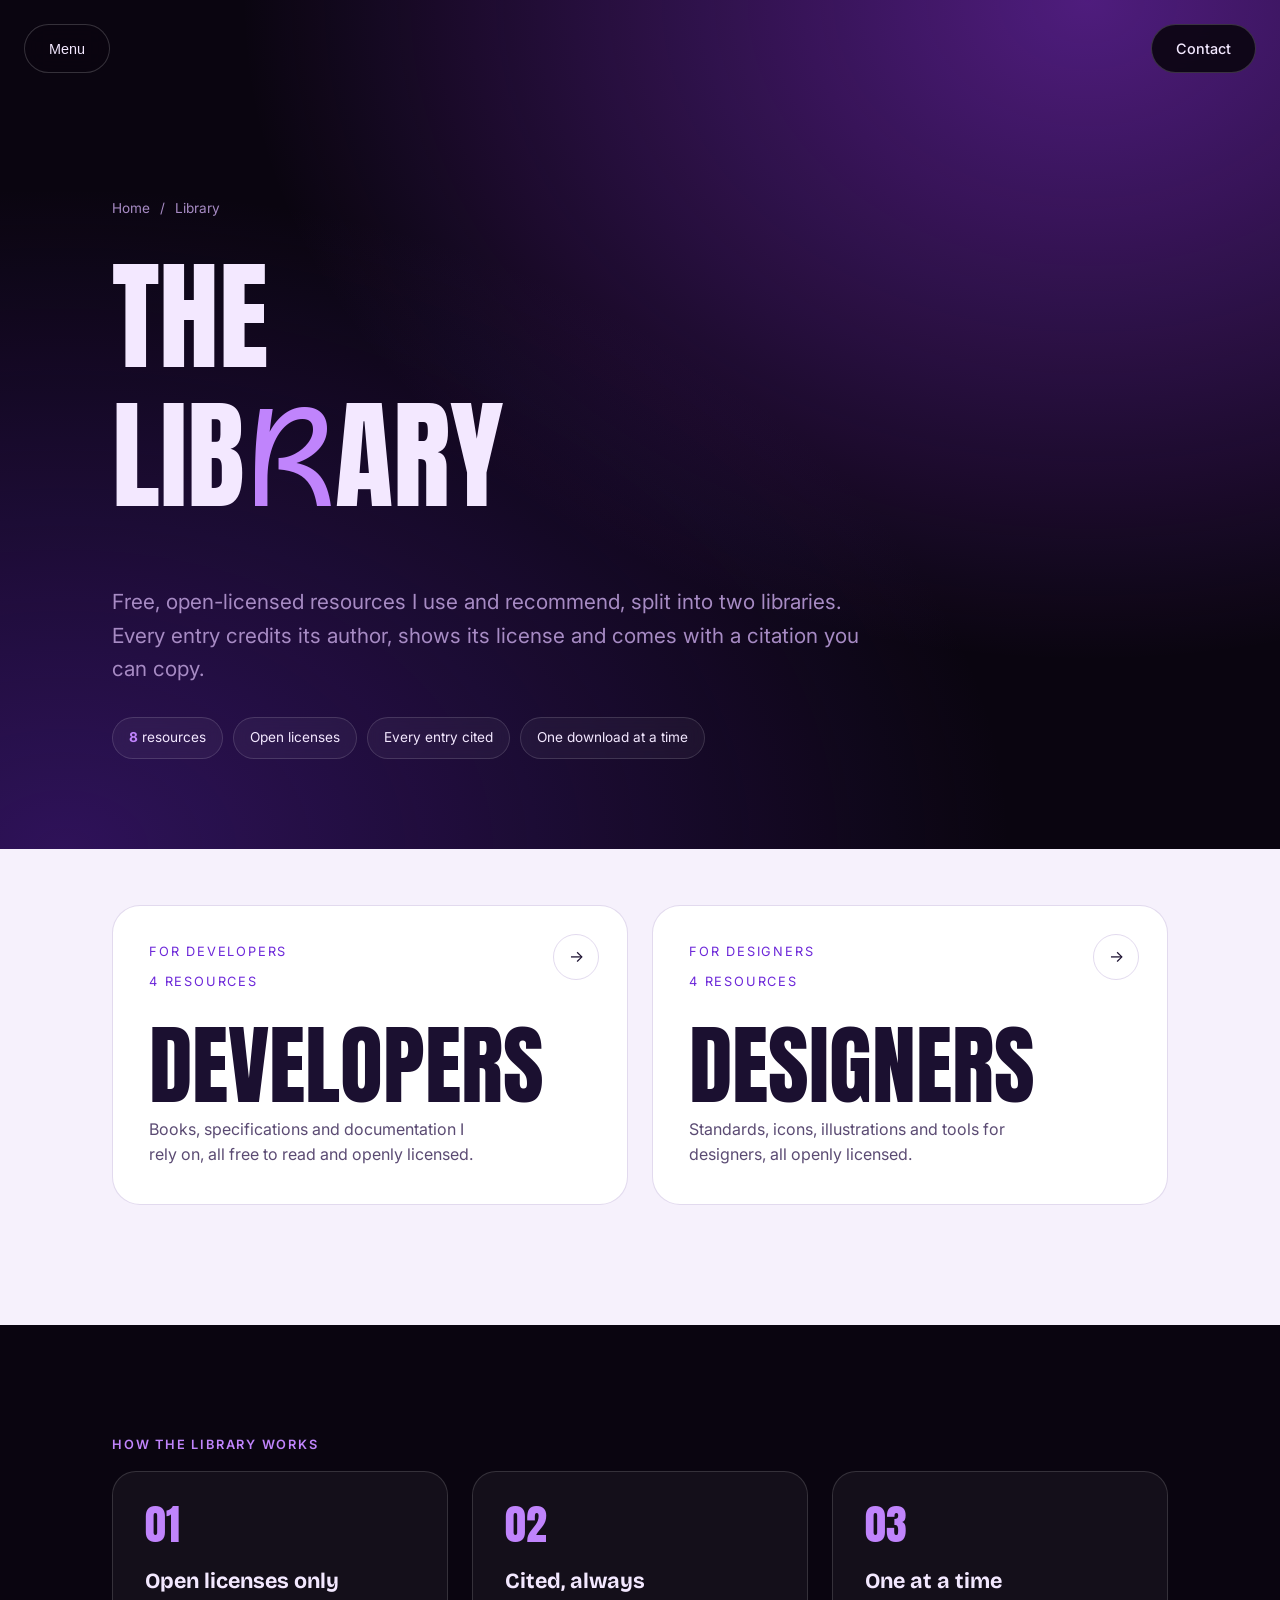
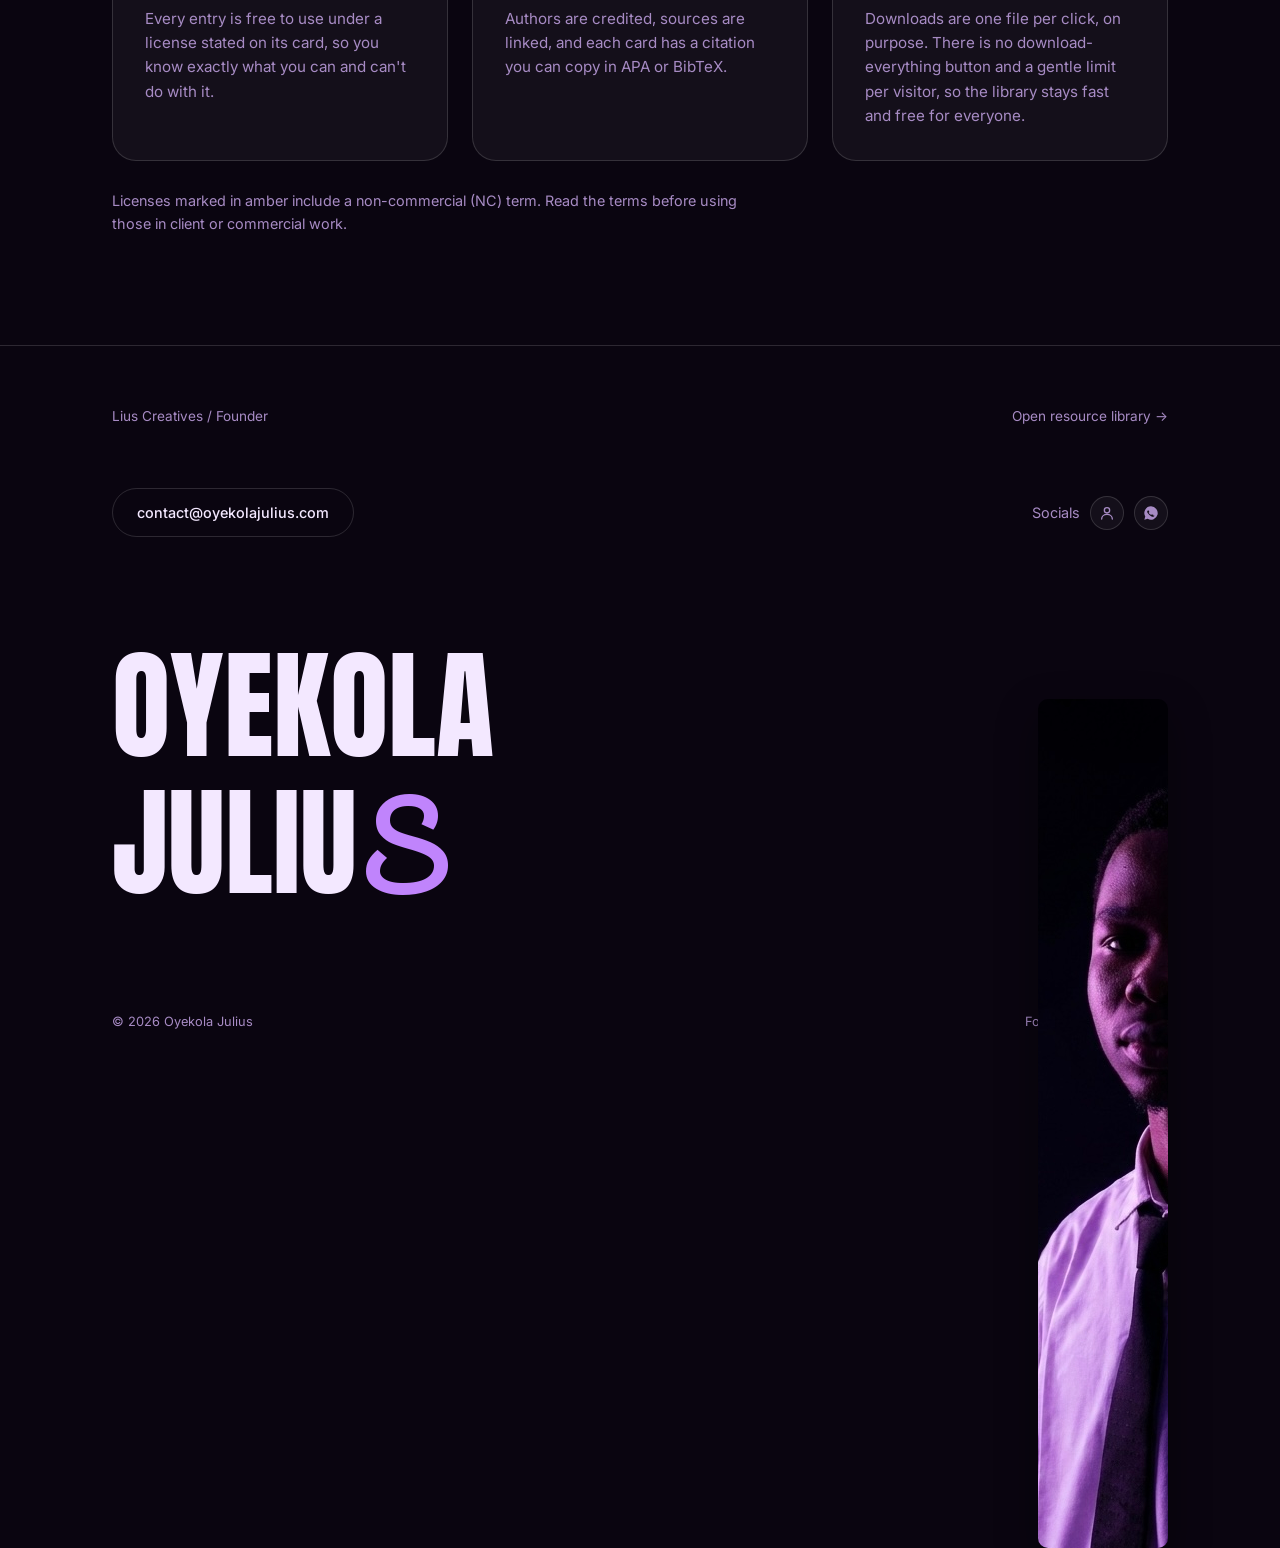
<file: library/index.html>
<!DOCTYPE html>
<html lang="en">
<head>
<meta charset="UTF-8">
<meta name="viewport" content="width=device-width, initial-scale=1.0">
<title>Library: free open-licensed resources | Oyekola Julius</title>
<meta name="description" content="Two curated libraries of free, open-licensed resources, one for developers and one for designers. Every entry is credited, licensed and ready to cite.">
<link rel="canonical" href="https://oyekolajulius.vercel.app/library/">
<meta name="theme-color" content="#0A0510">
<meta name="robots" content="index, follow, max-image-preview:large">

<meta property="og:site_name" content="Oyekola Julius">
<meta property="og:title" content="Library: free open-licensed resources | Oyekola Julius">
<meta property="og:description" content="Two curated libraries of free, open-licensed resources, one for developers and one for designers. Every entry is credited, licensed and ready to cite.">
<meta property="og:type" content="website">
<meta property="og:url" content="https://oyekolajulius.vercel.app/library/">
<meta property="og:image" content="https://oyekolajulius.vercel.app/headshot.jpg">
<meta property="og:image:width" content="726">
<meta property="og:image:height" content="726">
<meta property="og:locale" content="en_NG">
<meta name="twitter:card" content="summary">
<meta name="twitter:title" content="Library: free open-licensed resources | Oyekola Julius">
<meta name="twitter:description" content="Two curated libraries of free, open-licensed resources, one for developers and one for designers. Every entry is credited, licensed and ready to cite.">
<meta name="twitter:image" content="https://oyekolajulius.vercel.app/headshot.jpg">

<script type="application/ld+json">
{
  "@context": "https://schema.org",
  "@graph": [
    {
      "@type": "CollectionPage",
      "@id": "https://oyekolajulius.vercel.app/library/#page",
      "url": "https://oyekolajulius.vercel.app/library/",
      "name": "Library",
      "description": "Two curated libraries of free, open-licensed resources, one for developers and one for designers. Every entry is credited, licensed and ready to cite.",
      "inLanguage": "en",
      "isPartOf": {
        "@id": "https://oyekolajulius.vercel.app/#website"
      },
      "author": {
        "@type": "Person",
        "@id": "https://oyekolajulius.vercel.app/#person",
        "name": "Oyekola Julius",
        "url": "https://oyekolajulius.vercel.app/"
      },
      "hasPart": [
        {
          "@type": "CollectionPage",
          "name": "Developers Library",
          "url": "https://oyekolajulius.vercel.app/library/developers/"
        },
        {
          "@type": "CollectionPage",
          "name": "Designers Library",
          "url": "https://oyekolajulius.vercel.app/library/designers/"
        }
      ]
    },
    {
      "@type": "BreadcrumbList",
      "itemListElement": [
        {
          "@type": "ListItem",
          "position": 1,
          "name": "Home",
          "item": "https://oyekolajulius.vercel.app/"
        },
        {
          "@type": "ListItem",
          "position": 2,
          "name": "Library",
          "item": "https://oyekolajulius.vercel.app/library/"
        }
      ]
    }
  ]
}
</script>

<script>document.documentElement.classList.add('js')</script>
<link rel="icon" type="image/svg+xml" href="/favicon.svg">
<link rel="preconnect" href="https://fonts.googleapis.com">
<link rel="preconnect" href="https://fonts.gstatic.com" crossorigin>
<link href="https://fonts.googleapis.com/css2?family=Inter:wght@400;500;600;700;800&family=Bricolage+Grotesque:opsz,wght@12..96,400..800&family=Anton&display=swap" rel="stylesheet">
<link rel="stylesheet" href="/styles.css">
<link rel="stylesheet" href="/library.css">
</head>
<body>


<header class="nav-wrap">
  <button class="pill-btn menu-btn" id="menuBtn" aria-expanded="false" aria-controls="menuOverlay">Menu</button>
  <a href="#contact" class="pill-btn contact-btn">Contact</a>
</header>

<div class="menu-overlay" id="menuOverlay">
  <nav class="menu-links" aria-label="Main">
    <a href="/#top">Home</a>
    <a href="/#bio">Bio</a>
    <a href="/#journey">Journey</a>
    <a href="/#lius">Lius Creatives</a>
    <a href="/library/">Library</a>
    <a href="/#voice">Voice</a>
    <a href="#contact">Contact</a>
  </nav>
</div>

<main>

  <section class="lib-hero tone-dark">
    <div class="section-inner">
      <nav class="crumbs" aria-label="Breadcrumb"><a href="/">Home</a><span aria-hidden="true">/</span><span aria-current="page">Library</span></nav>
      <h1 class="jr-heading lib-title wipe-heading" aria-label="The library">
        <span class="line-mask"><span class="line-inner">THE</span></span>
        <span class="line-mask"><span class="line-inner">LIB<span class="swash-letter">R</span>ARY</span></span>
      </h1>
      <p class="lib-lead">Free, open-licensed resources I use and recommend, split into two libraries. Every entry credits its author, shows its license and comes with a citation you can copy.</p>
      <ul class="lib-pills">
        <li class="lib-pill"><strong>8</strong> resources</li>
        <li class="lib-pill">Open licenses</li>
        <li class="lib-pill">Every entry cited</li>
        <li class="lib-pill">One download at a time</li>
      </ul>
    </div>
  </section>

  <section class="lib-main tone-light">
    <div class="section-inner">
      <h2 class="sr-only">Choose a library</h2>
      <div class="lib-teaser-grid">
        <a class="lib-tile reveal" href="/library/developers/">
          <span class="lib-tile-kind">For developers</span>
          <span class="lib-tile-count">4 resources</span>
          <span class="lib-tile-title">DEVELOPERS</span>
          <span class="lib-tile-copy">Books, specifications and documentation I rely on, all free to read and openly licensed.</span>
          <span class="lib-tile-go" aria-hidden="true">→</span>
        </a>
        <a class="lib-tile reveal" href="/library/designers/">
          <span class="lib-tile-kind">For designers</span>
          <span class="lib-tile-count">4 resources</span>
          <span class="lib-tile-title">DESIGNERS</span>
          <span class="lib-tile-copy">Standards, icons, illustrations and tools for designers, all openly licensed.</span>
          <span class="lib-tile-go" aria-hidden="true">→</span>
        </a>
      </div>
    </div>
  </section>

  <section class="lib-principles tone-dark">
    <div class="section-inner">
      <p class="eyebrow">How the library works</p>
      <div class="principles">
        <div class="principle"><span class="principle-num">01</span><h3>Open licenses only</h3><p>Every entry is free to use under a license stated on its card, so you know exactly what you can and can't do with it.</p></div>
        <div class="principle"><span class="principle-num">02</span><h3>Cited, always</h3><p>Authors are credited, sources are linked, and each card has a citation you can copy in APA or BibTeX.</p></div>
        <div class="principle"><span class="principle-num">03</span><h3>One at a time</h3><p>Downloads are one file per click, on purpose. There is no download-everything button and a gentle limit per visitor, so the library stays fast and free for everyone.</p></div>
      </div>
      <p class="lib-nc-note">Licenses marked in amber include a non-commercial (NC) term. Read the terms before using those in client or commercial work.</p>
    </div>
  </section>
</main>


<footer class="site-footer tone-dark" id="contact">
  <div class="section-inner footer-top">
    <span class="footer-credit">Lius Creatives / Founder</span>
    <a class="footer-credit footer-credit-right footer-link" href="/library/">Open resource library →</a>
  </div>

  <div class="section-inner footer-contact">
    <a href="/#" class="pill-outline email-pill" id="emailPill">contact@oyekolajulius.com</a>
    <div class="footer-socials">
      <span>Socials</span>
      <!-- Add your real profile URLs, then delete the "hidden" attribute on each one to show it. -->
      <a href="https://about.me/oyekolajulius" class="social-circle" aria-label="About.me" rel="me noopener" target="_blank"><svg viewBox="0 0 24 24" fill="none" stroke="currentColor" stroke-width="2" stroke-linecap="round"><circle cx="12" cy="8" r="4"/><path d="M4 21c0-4 3.6-7 8-7s8 3 8 7"/></svg></a>
      <a href="https://linkedin.com/in/YOUR-HANDLE" class="social-circle" aria-label="LinkedIn" rel="me noopener" target="_blank" hidden><svg viewBox="0 0 24 24" fill="currentColor"><path d="M4.98 3.5a2.5 2.5 0 1 1 0 5 2.5 2.5 0 0 1 0-5zM3 9h4v12H3V9zm7 0h3.8v1.7h.05c.53-1 1.83-2.05 3.77-2.05 4.03 0 4.78 2.65 4.78 6.1V21h-4v-5.6c0-1.34-.02-3.07-1.87-3.07-1.87 0-2.16 1.46-2.16 2.97V21h-4V9z"/></svg></a>
      <a href="https://instagram.com/YOUR-HANDLE" class="social-circle" aria-label="Instagram" rel="me noopener" target="_blank" hidden><svg viewBox="0 0 24 24" fill="none" stroke="currentColor" stroke-width="2"><rect x="2" y="2" width="20" height="20" rx="5"/><circle cx="12" cy="12" r="4"/><circle cx="17.5" cy="6.5" r="1" fill="currentColor" stroke="none"/></svg></a>
      <a href="https://x.com/YOUR-HANDLE" class="social-circle" aria-label="X / Twitter" rel="me noopener" target="_blank" hidden><svg viewBox="0 0 24 24" fill="currentColor"><path d="M18.9 2H22l-7.6 8.7L23.3 22h-7.1l-5.5-7.2L4.4 22H1.3l8.1-9.3L1 2h7.3l5 6.6L18.9 2zm-1.2 18h1.7L7.4 4H5.6l12.1 16z"/></svg></a>
      <a href="https://github.com/YOUR-HANDLE" class="social-circle" aria-label="GitHub" rel="me noopener" target="_blank" hidden><svg viewBox="0 0 24 24" fill="currentColor"><path d="M12 2a10 10 0 0 0-3.16 19.5c.5.09.68-.22.68-.48v-1.7c-2.78.6-3.37-1.34-3.37-1.34-.46-1.16-1.11-1.47-1.11-1.47-.9-.62.07-.6.07-.6 1 .07 1.53 1.03 1.53 1.03.9 1.53 2.34 1.09 2.91.83.09-.65.35-1.09.63-1.34-2.22-.25-4.56-1.11-4.56-4.95 0-1.1.39-1.99 1.03-2.69-.1-.26-.45-1.29.1-2.69 0 0 .84-.27 2.75 1.02a9.4 9.4 0 0 1 5 0c1.91-1.3 2.75-1.02 2.75-1.02.55 1.4.2 2.43.1 2.69.64.7 1.03 1.6 1.03 2.69 0 3.85-2.34 4.7-4.57 4.94.36.31.68.92.68 1.85v2.74c0 .27.18.58.69.48A10 10 0 0 0 12 2z"/></svg></a>
      <a href="/#" class="social-circle" id="footerWhatsapp" aria-label="WhatsApp"><svg viewBox="0 0 24 24" fill="currentColor"><path d="M12 2a10 10 0 0 0-8.6 15.1L2 22l5.06-1.33A10 10 0 1 0 12 2zm5.6 14.3c-.24.68-1.4 1.3-1.94 1.38-.5.08-1.13.11-1.83-.11a15 15 0 0 1-1.62-.6 12 12 0 0 1-4.6-4.06c-.68-.9-1.13-1.98-1.26-2.5-.13-.52-.02-1.02.24-1.4.22-.32.5-.5.72-.68.2-.16.4-.24.55-.24l.4.01c.13 0 .3-.05.47.36l.66 1.6c.06.14.1.3.02.48-.08.18-.13.29-.26.44l-.36.4c-.12.13-.25.27-.1.53.14.26.63 1.05 1.36 1.7.94.85 1.75 1.13 2 1.26.25.13.4.11.55-.06l.5-.6c.18-.22.34-.18.56-.1l1.5.7c.22.1.37.16.42.25.06.1.06.55-.18 1.24z"/></svg></a>
    </div>
  </div>

  <div class="section-inner footer-name-row">
    <h2 class="jr-heading footer-name wipe-heading" aria-label="Oyekola Julius">
      <span class="line-mask"><span class="line-inner">OYEKOLA</span></span>
      <span class="line-mask"><span class="line-inner">JULIU<span class="swash-letter">S</span></span></span>
    </h2>
    <img class="footer-thumb" src="/hero-portrait.jpeg" width="1152" height="849" alt="" loading="lazy" decoding="async">
  </div>

  <div class="section-inner footer-bottom">
    <span id="year-wrap">&copy; <span id="year"></span> Oyekola Julius</span>
    <span>Founder, Lius Creatives</span>
  </div>
</footer>

<div class="toast" id="toast" role="status" aria-live="polite"></div>
<script src="/main.js"></script>
<script src="/library.js"></script>
</body>
</html>
</file>
<file: styles.css>
/* ===================== FONTS ===================== */
@font-face {
  font-family: 'Orange Avenue';
  src: url('/OrangeAvenueDEMO-Regular.otf') format('opentype');
  font-weight: 400;
  font-style: normal;
  font-display: swap;
}

@font-face {
  font-family: 'Transforma Script';
  src: url('/TransformaScript-Medium.ttf') format('truetype');
  font-weight: 500;
  font-style: normal;
  font-display: swap;
}

/* ===================== TOKENS (dark is the default) ===================== */
:root {
  --bg: #0A0510;
  --bg-elevated: #120A1C;
  --surface-glass: rgba(255,255,255,0.045);
  --border-glass: rgba(255,255,255,0.14);
  --accent: #9333EA;
  --accent-soft: #C084FC;
  --accent-deep: #4C1D95;
  --text: #F3E8FF;
  --text-muted: #A78BC4;
  --radius-pill: 999px;
  --radius-card: 24px;
  --font-display: 'Orange Avenue', 'Georgia', serif;
  --font-heading: 'Anton', 'Georgia', sans-serif;
  --font-hero: 'Anton', 'Georgia', sans-serif;
  --font-script: 'Transforma Script', cursive;
  --font-swash: 'Bricolage Grotesque', 'Georgia', sans-serif;
  --font-body: 'Inter', -apple-system, BlinkMacSystemFont, sans-serif;
  --ease: cubic-bezier(0.16, 1, 0.3, 1);
}

/* ===================== TONES: every section picks one ===================== */
.tone-dark,
.tone-light,
.tone-purple { background: var(--bg); color: var(--text); }

.tone-light {
  --bg: #F6F1FC;
  --bg-elevated: #ECE3F8;
  --surface-glass: rgba(255,255,255,0.72);
  --border-glass: rgba(76,29,149,0.16);
  --accent: #7C3AED;
  --accent-soft: #6D28D9;
  --accent-deep: #4C1D95;
  --text: #1B1030;
  --text-muted: #5B4B73;
}

/* ===================== RESET ===================== */
* { margin: 0; padding: 0; box-sizing: border-box; }
html { scroll-behavior: smooth; }
[hidden] { display: none !important; }

body {
  background: var(--bg);
  color: var(--text);
  font-family: var(--font-body);
  line-height: 1.6;
  -webkit-font-smoothing: antialiased;
  overflow-x: hidden;
}

@media (prefers-reduced-motion: reduce) {
  html { scroll-behavior: auto; }
  * { animation-duration: 0.01ms !important; transition-duration: 0.01ms !important; }
}

a { color: inherit; text-decoration: none; }
ul { list-style: none; }
img { max-width: 100%; display: block; }
:focus-visible { outline: 2px solid var(--accent-soft); outline-offset: 3px; }

.section-inner { max-width: 1120px; margin: 0 auto; padding: 0 32px; }

.eyebrow {
  font-size: 0.8rem;
  font-weight: 600;
  letter-spacing: 0.14em;
  text-transform: uppercase;
  color: var(--accent-soft);
  margin-bottom: 16px;
}

/* Bold tall condensed headline (Anton) */
.jr-heading {
  font-family: var(--font-heading);
  font-weight: 400;
  text-transform: uppercase;
  line-height: 0.9;
  letter-spacing: 0;
  color: var(--text);
}

/* Masked line-reveal wipe effect (only hidden when JS is running) */
.wipe-heading { display: block; }
.line-mask {
  display: block;
  overflow: hidden;
  padding: 0.12em 0 0.1em;
}
.line-mask:not(:last-child) { margin-bottom: 0.04em; }
.line-inner {
  display: block;
  transition: transform 2s var(--ease);
}
.js .line-inner { transform: translateY(105%); }
.js .wipe-heading.lines-visible .line-mask:nth-child(1) .line-inner { transition-delay: 0s; }
.js .wipe-heading.lines-visible .line-mask:nth-child(2) .line-inner { transition-delay: 0.2s; }
.js .wipe-heading.lines-visible .line-inner { transform: translateY(0); }

/* Hero heading gets a slower, longer wipe */
.hero-name .line-inner { transition-duration: 4s; }
.js .hero-name.lines-visible .line-mask:nth-child(2) .line-inner { transition-delay: 0.4s; }

@media (prefers-reduced-motion: reduce) {
  .js .line-inner { transform: none; transition: none; }
}

/* Swash accent headline (Bricolage Grotesque) */
.swash-heading {
  font-family: var(--font-swash);
  font-weight: 700;
  font-size: clamp(2.6rem, 7vw, 4.6rem);
  line-height: 1.02;
  letter-spacing: -0.01em;
  color: var(--text);
  margin-bottom: 48px;
}
.swash-heading em { font-style: italic; color: var(--accent-soft); }

/* Swash script letter (Transforma Script), mixed inline within tall headings */
.swash-letter {
  font-family: var(--font-script);
  font-weight: 500;
  text-transform: none;
  font-size: 1.15em;
  display: inline-block;
  line-height: 0.7;
  vertical-align: -0.12em;
  transform: translateY(-0.12em);
  color: var(--accent-soft);
}
.hero-name .swash-letter { color: #fff; }

/* ===================== PILLS / BUTTONS ===================== */
.pill-btn, .pill-outline, .pill-solid {
  display: inline-flex;
  align-items: center;
  justify-content: center;
  padding: 12px 24px;
  border-radius: var(--radius-pill);
  font-weight: 500;
  font-size: 0.9rem;
  cursor: pointer;
  transition: all 0.25s var(--ease);
  border: 1px solid var(--border-glass);
  background: transparent;
  color: var(--text);
}
.pill-btn:hover, .pill-outline:hover { border-color: var(--accent-soft); color: var(--accent-soft); }

.pill-solid {
  background: linear-gradient(135deg, var(--accent), var(--accent-deep));
  color: #fff;
  border-color: transparent;
  font-weight: 600;
}
.pill-solid:hover { transform: translateY(-2px); box-shadow: 0 10px 30px rgba(147,51,234,0.4); }

/* ===================== NAV ===================== */
.nav-wrap {
  position: fixed;
  top: 24px;
  left: 24px;
  right: 24px;
  z-index: 200;
  display: flex;
  justify-content: space-between;
  pointer-events: none;
}
/* Fixed dark glass so the pills stay readable over light AND dark sections */
.nav-wrap .pill-btn {
  pointer-events: auto;
  background: rgba(10,5,16,0.9);
  color: #F3E8FF;
  border-color: rgba(255,255,255,0.18);
  backdrop-filter: blur(12px);
  -webkit-backdrop-filter: blur(12px);
}
.nav-wrap .pill-btn:hover { color: #C084FC; border-color: #C084FC; }

.menu-overlay {
  position: fixed;
  inset: 0;
  background: #0A0510;
  color: #F3E8FF;
  z-index: 150;
  display: none;
  flex-direction: column;
  align-items: center;
  justify-content: center;
  gap: 40px;
}
.menu-overlay.open { display: flex; }
.menu-links { display: flex; flex-direction: column; align-items: center; gap: 20px; }
.menu-links a {
  font-family: var(--font-heading);
  font-size: clamp(2rem, 6vw, 3.5rem);
  text-transform: uppercase;
  transition: color 0.2s;
}
.menu-links a:hover { color: #C084FC; }

/* ===================== HERO ===================== */
.hero {
  position: relative;
  height: 100vh;
  height: 100svh;
  min-height: 600px;
  overflow: hidden;
  background: #0A0510;
}
.hero-bg {
  width: 100%;
  height: 100%;
  object-fit: cover;
  object-position: 50% 50%;
  transform: scale(1.15);
  animation: hero-zoom-out 2.4s var(--ease) forwards;
}
@keyframes hero-zoom-out {
  from { transform: scale(1.15); }
  to { transform: scale(1); }
}
@media (prefers-reduced-motion: reduce) {
  .hero-bg { animation: none; transform: scale(1); }
}
/* Desktop: the photo lives in the right ~68% of the hero so the name (left) never covers the face */
@media (min-width: 900px) {
  .hero-bg {
    position: absolute;
    top: 0;
    right: 0;
    width: 68%;
    height: 100%;
    object-position: 55% 30%;
  }
}
.hero-overlay {
  position: absolute;
  inset: 0;
  background:
    linear-gradient(to top, rgba(10,5,16,0.95) 8%, rgba(10,5,16,0.2) 55%, rgba(10,5,16,0.1) 100%);
}
@media (min-width: 900px) {
  .hero-overlay {
    background:
      linear-gradient(to right, #0A0510 0%, #0A0510 32%, rgba(10,5,16,0) 58%),
      linear-gradient(to top, rgba(10,5,16,0.8) 4%, rgba(10,5,16,0) 38%);
  }
}
.hero-content {
  position: absolute;
  bottom: 60px;
  left: 32px;
  right: 32px;
}
/* Sized by width AND height so it can never outgrow a short desktop screen or hit the nav */
.hero-name {
  font-family: var(--font-hero);
  font-weight: 400;
  text-transform: uppercase;
  font-size: clamp(3.75rem, min(22vw, calc((100vh - 250px) / 2.35)), 15rem);
  font-size: clamp(3.75rem, min(22vw, calc((100svh - 250px) / 2.35)), 15rem);
  line-height: 0.88;
  letter-spacing: 0.01em;
  color: #fff;
  width: 100%;
}
.hero-name .line-mask:not(:last-child) { margin-bottom: 0.02em; }
.hero-tag {
  margin-top: 24px;
  font-size: clamp(1.1rem, 2.4vw, 1.5rem);
  color: rgba(255,255,255,0.85);
}
@media (min-width: 900px) {
  /* keep the name to roughly the left half so it never reaches the face */
  .hero-name {
    font-size: clamp(3.75rem, min(17vw, calc((100vh - 250px) / 2.35)), 15rem);
    font-size: clamp(3.75rem, min(17vw, calc((100svh - 250px) / 2.35)), 15rem);
  }
}
@media (min-width: 1100px) {
  .hero-content { left: clamp(32px, 5vw, 80px); }
}

/* ===================== INTRO / BIO (light) ===================== */
.intro { padding: 140px 0 120px; }
.intro-grid {
  display: grid;
  grid-template-columns: minmax(0, 1.3fr) minmax(0, 0.7fr);
  gap: clamp(32px, 6vw, 88px);
  align-items: start;
}
.intro-copy { display: flex; flex-direction: column; gap: 24px; max-width: 72ch; }
.intro-copy p { color: var(--text-muted); font-size: clamp(1.05rem, 1.6vw, 1.3rem); }
.intro-copy strong, .intro-copy em { color: var(--text); font-style: normal; }

.portrait { position: sticky; top: 110px; }
.portrait img {
  width: 100%;
  aspect-ratio: 4 / 5;
  object-fit: cover;
  object-position: 50% 30%;
  border-radius: 28px;
  box-shadow: 0 30px 70px -20px rgba(76,29,149,0.35);
}
.portrait figcaption {
  display: flex;
  flex-direction: column;
  gap: 2px;
  margin-top: 16px;
  font-size: 0.9rem;
  color: var(--text-muted);
}
.portrait figcaption strong { font-family: var(--font-swash); font-size: 1.1rem; color: var(--text); }

@media (max-width: 860px) {
  .intro-grid { grid-template-columns: 1fr; }
  .portrait { position: static; max-width: 340px; }
}

.facts {
  display: grid;
  grid-template-columns: repeat(4, 1fr);
  gap: 24px;
  border-top: 1px solid var(--border-glass);
  padding-top: 40px;
  margin: 88px 0 100px;
}
.fact { display: flex; flex-direction: column; gap: 8px; }
.fact-label { font-size: 0.78rem; text-transform: uppercase; letter-spacing: 0.08em; color: var(--text-muted); }
.fact-value { font-size: 1rem; font-weight: 600; }
@media (max-width: 720px) {
  .facts { grid-template-columns: 1fr 1fr; margin: 64px 0 72px; }
}

.geo-tags { position: relative; padding-bottom: 20px; }
.geo-left, .geo-right {
  font-family: var(--font-swash);
  font-weight: 700;
  font-size: clamp(3rem, 9vw, 6rem);
  display: block;
  line-height: 1;
}
.geo-left { color: var(--text); text-align: left; }
.geo-right { color: var(--text); text-align: right; margin-top: -0.3em; }

.geo-curve {
  display: block;
  width: 100%;
  height: 90px;
  color: var(--border-glass);
  margin: 10px 0;
}

.geo-connector {
  display: flex;
  justify-content: space-between;
  align-items: center;
  flex-wrap: wrap;
  gap: 12px;
}
.geo-mid { order: 2; }
@media (max-width: 640px) {
  .geo-connector { justify-content: center; }
  .geo-mid { order: 0; flex-basis: 100%; text-align: center; }
}

/* ===================== STACK (shared) ===================== */
.stack-panel {
  position: sticky;
  top: 0;
  min-height: 100vh;
  display: flex;
  align-items: center;
}

/* ===================== JOURNEY (alternating tones) ===================== */
.jr-panel { padding: 0 32px; }
.jr-inner { max-width: 760px; }
.jr-panel.tone-purple { background: linear-gradient(160deg, #4C1D95, #0A0510); }

.jr-heading.jr-heading, .jr-panel .jr-heading {
  font-size: clamp(3.2rem, 12vw, 7.5rem);
  margin-bottom: 36px;
}

.jr-facts { display: flex; flex-direction: column; gap: 12px; margin-bottom: 44px; }
.jr-facts li {
  font-size: clamp(1rem, 1.6vw, 1.2rem);
  padding-left: 20px;
  position: relative;
  color: var(--text-muted);
}
.jr-facts li::before { content: '·'; position: absolute; left: 0; color: var(--accent-soft); font-weight: 700; font-size: 1.4rem; line-height: 0.8; }

.jr-wordmark {
  font-family: var(--font-heading);
  text-transform: uppercase;
  font-size: 1.4rem;
  color: var(--accent-soft);
  margin-bottom: 40px;
}

.jr-footer {
  display: flex;
  align-items: center;
  gap: 14px;
  padding-top: 24px;
  border-top: 1px solid var(--border-glass);
  font-size: 0.8rem;
  letter-spacing: 0.08em;
  color: var(--text-muted);
}
.jr-arrow { color: var(--accent-soft); }

/* ===================== LIUS CREATIVES (dark) ===================== */
.lius { padding: 100px 0 0; }
.lius.tone-dark { background: var(--bg-elevated); }
.lius-intro { padding-bottom: 40px; }
.lius-title { font-size: clamp(3.2rem, 12vw, 7.5rem); margin-bottom: 28px; }
.lius-lead { color: var(--text-muted); max-width: 56ch; font-size: clamp(1rem, 1.6vw, 1.2rem); }

/* Brand marquee: wordmarks by default, real logos once the files exist */
.marquee-wrap {
  overflow: hidden;
  border-top: 1px solid var(--border-glass);
  border-bottom: 1px solid var(--border-glass);
  padding: 44px 0;
  background: #0F0817;
}
.marquee-track {
  display: flex;
  width: max-content;
  animation: marquee-scroll 30s linear infinite;
}
.marquee-wrap:hover .marquee-track { animation-play-state: paused; }
.marquee-list { display: flex; align-items: center; flex-shrink: 0; }
.brand {
  display: flex;
  align-items: center;
  gap: clamp(28px, 5vw, 64px);
  padding-right: clamp(28px, 5vw, 64px);
}
.brand::after { content: '•'; color: var(--accent-soft); font-size: 1.4rem; }
.brand-name {
  font-family: var(--font-heading);
  text-transform: uppercase;
  font-size: clamp(1.8rem, 5vw, 3.6rem);
  line-height: 1;
  color: var(--text);
  white-space: nowrap;
}
.brand img {
  height: clamp(34px, 5vw, 58px);
  width: auto;
  max-width: 220px;
  object-fit: contain;
  filter: brightness(0) invert(1);
  opacity: 0.92;
}
.brand.has-logo .brand-name { display: none; }

@keyframes marquee-scroll {
  from { transform: translateX(0); }
  to { transform: translateX(-50%); }
}
@media (prefers-reduced-motion: reduce) {
  .marquee-track { animation: none; }
}

.carousel-cta-wrap {
  position: relative;
  z-index: 20;
  display: flex;
  justify-content: center;
  padding: 48px 32px;
}
.carousel-cta { display: inline-flex; align-items: center; gap: 8px; }
.cta-arrow { transition: transform 0.25s var(--ease); }
.carousel-cta:hover .cta-arrow { transform: translateX(3px); }

/* ===================== PRICING (light) ===================== */
.pricing-block { padding-top: 100px; padding-bottom: 110px; text-align: center; }
.pricing-title { margin-left: auto; margin-right: auto; }

.pricing-grid {
  display: grid;
  grid-template-columns: repeat(3, 1fr);
  gap: 24px;
  text-align: left;
  margin-top: 48px;
}
.price-card {
  border-radius: var(--radius-card);
  padding: 32px;
  border: 1px solid var(--border-glass);
  background: #fff;
  display: flex;
  flex-direction: column;
}
.price-card h4 { font-family: var(--font-swash); font-size: 1.2rem; margin-bottom: 8px; }
.price-tag { font-size: 1.6rem; font-weight: 700; margin-bottom: 6px; color: var(--accent-soft); }
.price-desc { color: var(--text-muted); font-size: 0.9rem; margin-bottom: 20px; }
.price-features { display: flex; flex-direction: column; gap: 10px; margin-bottom: 28px; flex-grow: 1; }
.price-features li { font-size: 0.9rem; padding-left: 22px; position: relative; color: var(--text-muted); }
.price-features li::before { content: '✓'; position: absolute; left: 0; color: var(--accent-soft); font-weight: 700; }
.price-cta { width: 100%; }

.price-popular {
  background: linear-gradient(160deg, var(--accent), var(--accent-deep));
  color: #fff;
  position: relative;
  transform: scale(1.04);
  box-shadow: 0 24px 60px rgba(124,58,237,0.4);
  border: none;
}
.price-popular .price-tag { color: #fff; }
.price-popular .price-desc { color: rgba(255,255,255,0.8); }
.price-popular .price-features li { color: rgba(255,255,255,0.9); }
.price-popular .price-features li::before { color: #fff; }
.price-popular .pill-solid { background: #fff; color: #4C1D95; }
.popular-badge {
  position: absolute; top: -14px; right: 24px;
  background: #fff; color: #4C1D95;
  font-size: 0.75rem; font-weight: 700;
  padding: 6px 14px; border-radius: var(--radius-pill);
  box-shadow: 0 6px 16px rgba(76,29,149,0.25);
}

@media (max-width: 860px) {
  .pricing-grid { grid-template-columns: 1fr; }
  .price-popular { transform: none; }
}

/* ===================== OFFER / SKILLS (dark) ===================== */
.offer { padding: 120px 0; }
.offer-title { font-size: clamp(3.2rem, 12vw, 7.5rem); margin-bottom: 60px; }
.offer-grid {
  display: grid;
  grid-template-columns: 1fr 1fr;
  gap: 24px;
  padding-bottom: 40px;
  border-bottom: 1px solid var(--border-glass);
  margin-bottom: 40px;
}
.offer-col { display: flex; flex-direction: column; gap: 16px; }
.offer-col h3 { font-size: 1.05rem; font-weight: 600; }
.offer-copy { color: var(--text-muted); max-width: 60ch; font-size: 1.05rem; margin-bottom: 36px; }

.ai-card {
  margin: 0 0 40px;
  padding: 32px;
  border-radius: var(--radius-card);
  background: linear-gradient(135deg, rgba(147,51,234,0.24), rgba(76,29,149,0.08));
  border: 1px solid rgba(192,132,252,0.3);
}
.ai-title {
  font-family: var(--font-swash);
  font-size: clamp(1.6rem, 3.2vw, 2.4rem);
  line-height: 1.1;
  margin-bottom: 10px;
}
.ai-card p:last-child { color: var(--text-muted); max-width: 60ch; }

.skill-pills { display: flex; flex-wrap: wrap; gap: 10px; }
.skill-pill {
  padding: 10px 18px;
  border-radius: var(--radius-pill);
  border: 1px solid var(--border-glass);
  background: var(--surface-glass);
  font-size: 0.9rem;
  font-weight: 500;
}
.skill-pill:nth-child(5) { border-color: var(--accent-soft); color: var(--accent-soft); }

@media (max-width: 640px) {
  .offer-grid { grid-template-columns: 1fr; }
}

/* ===================== LIBRARY TEASER (light) ===================== */
.lib-teaser { padding: 120px 0; }
.lib-teaser-lead {
  max-width: 60ch;
  color: var(--text-muted);
  font-size: clamp(1.05rem, 1.6vw, 1.25rem);
  margin: -16px 0 48px;
}
.lib-teaser-grid { display: grid; grid-template-columns: 1fr 1fr; gap: 24px; }
.lib-tile {
  position: relative;
  display: flex;
  flex-direction: column;
  gap: 10px;
  padding: 36px;
  min-height: 300px;
  border-radius: 28px;
  background: #fff;
  border: 1px solid var(--border-glass);
  overflow: hidden;
  transition: transform 0.35s var(--ease), box-shadow 0.35s var(--ease), background 0.35s var(--ease), color 0.35s var(--ease);
}
.lib-tile:hover {
  transform: translateY(-6px);
  background: linear-gradient(160deg, #7C3AED, #4C1D95);
  color: #fff;
  box-shadow: 0 30px 60px -20px rgba(76,29,149,0.5);
}
.lib-tile-kind, .lib-tile-count {
  font-size: 0.8rem;
  letter-spacing: 0.14em;
  text-transform: uppercase;
  color: var(--accent-soft);
}
.lib-tile-title {
  font-family: var(--font-heading);
  font-size: clamp(2.8rem, 8vw, 5.5rem);
  line-height: 0.95;
  margin-top: auto;
}
.lib-tile-copy { color: var(--text-muted); max-width: 34ch; }
.lib-tile:hover .lib-tile-kind,
.lib-tile:hover .lib-tile-count,
.lib-tile:hover .lib-tile-copy { color: rgba(255,255,255,0.88); }
.lib-tile-go {
  position: absolute;
  top: 28px;
  right: 28px;
  width: 46px;
  height: 46px;
  border-radius: 50%;
  display: flex;
  align-items: center;
  justify-content: center;
  border: 1px solid var(--border-glass);
  transition: all 0.35s var(--ease);
}
.lib-tile:hover .lib-tile-go { background: #fff; color: #4C1D95; border-color: #fff; transform: rotate(-45deg); }
@media (max-width: 720px) {
  .lib-teaser-grid { grid-template-columns: 1fr; }
  .lib-tile { min-height: 240px; }
}

/* ===================== VOICE (purple) ===================== */
.voice {
  position: relative;
  padding: 160px 32px;
  overflow: hidden;
  background: radial-gradient(ellipse at 30% 20%, var(--accent-deep) 0%, var(--bg) 65%);
  text-align: center;
}
.voice-glow {
  position: absolute; inset: 0;
  background: radial-gradient(circle at 70% 80%, rgba(192,132,252,0.25), transparent 60%);
  pointer-events: none;
}
.voice-inner { position: relative; max-width: 900px; margin: 0 auto; }
.voice-eyebrow { text-align: center; }
.voice-statement {
  font-family: var(--font-display);
  font-weight: 400;
  font-size: clamp(1.6rem, 3.6vw, 2.8rem);
  line-height: 1.4;
  letter-spacing: -0.01em;
}
.voice-signoff {
  margin-top: 36px;
  color: var(--text-muted);
  font-size: 0.95rem;
  letter-spacing: 0.06em;
  text-transform: uppercase;
}

/* ===================== SCROLL REVEAL (only hidden when JS is running) ===================== */
.reveal { transition: opacity 0.8s var(--ease), transform 0.8s var(--ease); }
.js .reveal { opacity: 0; transform: translateY(28px); }
.js .reveal-visible { opacity: 1; transform: translateY(0); }

@media (prefers-reduced-motion: reduce) {
  .js .reveal { opacity: 1; transform: none; }
}

/* ===================== FOOTER (dark) ===================== */
.site-footer { border-top: 1px solid var(--border-glass); padding: 60px 0 40px; }
.footer-top {
  display: flex; justify-content: space-between;
  font-size: 0.85rem; color: var(--text-muted);
  padding-bottom: 60px; flex-wrap: wrap; gap: 8px;
}
.footer-link { transition: color 0.2s; }
.footer-link:hover { color: var(--accent-soft); }
.footer-contact {
  display: flex; justify-content: space-between; align-items: center;
  flex-wrap: wrap; gap: 20px; padding-bottom: 40px;
}
.footer-socials { display: flex; align-items: center; gap: 10px; color: var(--text-muted); font-size: 0.9rem; }
.social-circle {
  width: 34px; height: 34px; border-radius: 50%;
  background: var(--surface-glass); border: 1px solid var(--border-glass);
  display: flex; align-items: center; justify-content: center;
  transition: all 0.2s var(--ease);
}
.social-circle svg { width: 16px; height: 16px; }
.social-circle:hover { border-color: var(--accent-soft); color: var(--accent-soft); }

.footer-name-row {
  position: relative;
  padding-top: 60px;
  padding-bottom: 40px;
}
.footer-name { font-size: clamp(4rem, 20vw, 10.5rem); }
.footer-name .line-mask:not(:last-child) { margin-bottom: 0.02em; }
.footer-thumb {
  position: absolute;
  top: 28%;
  right: 32px;
  width: 15%;
  max-width: 130px;
  min-width: 60px;
  aspect-ratio: 3/4;
  border-radius: 10px;
  object-fit: cover;
  box-shadow: 0 16px 40px rgba(0,0,0,0.4);
}

@media (max-width: 640px) {
  .footer-thumb { width: 22%; top: 26%; right: 24px; }
}

.footer-bottom {
  display: flex; justify-content: space-between;
  font-size: 0.8rem; color: var(--text-muted); flex-wrap: wrap; gap: 8px;
}
</file>
<file: library.css>
/* ===================== LIBRARY PAGES ===================== */

/* ----- Hero (dark) ----- */
.lib-hero {
  position: relative;
  overflow: hidden;
  padding: clamp(140px, 22vh, 210px) 0 clamp(64px, 10vh, 110px);
  background:
    radial-gradient(ellipse at 85% 0%, rgba(147,51,234,0.5), transparent 55%),
    radial-gradient(ellipse at 5% 100%, rgba(76,29,149,0.55), transparent 55%),
    #0A0510;
}
.crumbs {
  display: flex;
  gap: 10px;
  align-items: center;
  font-size: 0.85rem;
  color: var(--text-muted);
  margin-bottom: 28px;
}
.crumbs a:hover { color: var(--accent-soft); }
.lib-title { font-size: clamp(3.6rem, 13vw, 10rem); margin-bottom: 8px; }
.lib-lead {
  max-width: 58ch;
  color: var(--text-muted);
  font-size: clamp(1.05rem, 1.7vw, 1.3rem);
  margin-top: 28px;
}
.lib-pills { display: flex; flex-wrap: wrap; gap: 10px; margin-top: 32px; }
.lib-pill {
  padding: 9px 16px;
  border-radius: var(--radius-pill);
  border: 1px solid var(--border-glass);
  background: var(--surface-glass);
  backdrop-filter: blur(8px);
  -webkit-backdrop-filter: blur(8px);
  font-size: 0.85rem;
}
.lib-pill strong { color: var(--accent-soft); }

/* ----- Main (light) ----- */
.lib-main { padding: 56px 0 120px; }

.lib-toolbar {
  display: flex;
  flex-wrap: wrap;
  gap: 14px;
  align-items: center;
  padding: 14px;
  margin-bottom: 18px;
  border-radius: 28px;
  background: var(--surface-glass);
  backdrop-filter: blur(16px);
  -webkit-backdrop-filter: blur(16px);
  border: 1px solid var(--border-glass);
  box-shadow: 0 14px 34px -24px rgba(76,29,149,0.45);
}
.lib-search { position: relative; flex: 1 1 260px; }
.lib-search svg {
  position: absolute;
  left: 18px;
  top: 50%;
  transform: translateY(-50%);
  width: 18px;
  height: 18px;
  color: var(--text-muted);
  pointer-events: none;
}
.lib-search input {
  width: 100%;
  padding: 14px 20px 14px 48px;
  border-radius: var(--radius-pill);
  border: 1px solid var(--border-glass);
  background: #fff;
  font: inherit;
  font-size: 0.95rem;
  color: var(--text);
}
.lib-search input::placeholder { color: var(--text-muted); }
.lib-search input:focus { outline: none; border-color: var(--accent); box-shadow: 0 0 0 4px rgba(124,58,237,0.15); }

.lib-filters { display: flex; flex-wrap: wrap; gap: 8px; }
.chip {
  padding: 10px 16px;
  border-radius: var(--radius-pill);
  border: 1px solid var(--border-glass);
  background: #fff;
  font: inherit;
  font-size: 0.85rem;
  font-weight: 500;
  color: var(--text);
  cursor: pointer;
  transition: all 0.2s var(--ease);
}
.chip:hover { border-color: var(--accent); color: var(--accent); }
.chip[aria-pressed="true"] { background: var(--accent); border-color: var(--accent); color: #fff; }

.lib-tagrow {
  display: flex;
  gap: 8px;
  overflow-x: auto;
  padding: 4px 2px 14px;
  margin-bottom: 8px;
  scrollbar-width: thin;
}
.lib-tagrow .chip { flex: none; padding: 7px 14px; font-size: 0.8rem; }
.lib-count { font-size: 0.85rem; color: var(--text-muted); margin: 6px 0 22px; }

/* ----- Cards ----- */
.res-grid {
  display: grid;
  grid-template-columns: repeat(auto-fill, minmax(min(100%, 340px), 1fr));
  gap: 24px;
  align-items: start;
}
.res-card {
  position: relative;
  display: flex;
  flex-direction: column;
  gap: 14px;
  padding: 28px;
  border-radius: 28px;
  background: #fff;
  border: 1px solid var(--border-glass);
  box-shadow: 0 1px 0 #fff inset, 0 14px 34px -22px rgba(76,29,149,0.35);
  transition: transform 0.35s var(--ease), box-shadow 0.35s var(--ease), border-color 0.35s var(--ease);
  animation: card-in 0.7s var(--ease) both;
  animation-delay: calc(var(--i, 0) * 60ms);
}
.res-card:hover {
  transform: translateY(-4px);
  border-color: rgba(124,58,237,0.45);
  box-shadow: 0 26px 50px -24px rgba(76,29,149,0.5);
}
@keyframes card-in {
  from { opacity: 0; transform: translateY(18px); }
  to { opacity: 1; transform: none; }
}
@media (prefers-reduced-motion: reduce) {
  .res-card { animation: none; }
}

.res-top { display: flex; flex-wrap: wrap; gap: 8px; align-items: center; }
.badge {
  display: inline-flex;
  align-items: center;
  gap: 6px;
  padding: 6px 12px;
  border-radius: var(--radius-pill);
  font-size: 0.75rem;
  font-weight: 600;
  letter-spacing: 0.02em;
}
.badge svg { width: 14px; height: 14px; }
.badge-kind { background: rgba(124,58,237,0.1); color: #5B21B6; }
.badge-lic { background: #ECFDF5; color: #047857; }
.badge-lic.nc { background: #FEF3C7; color: #92400E; }

.res-title {
  font-family: var(--font-swash);
  font-size: 1.5rem;
  line-height: 1.15;
  font-weight: 700;
  letter-spacing: -0.01em;
}
.res-meta { font-size: 0.85rem; color: var(--text-muted); margin-top: -6px; }
.res-summary { font-size: 0.95rem; color: var(--text-muted); }

.res-tags { display: flex; flex-wrap: wrap; gap: 6px; }
.res-tags .tag {
  padding: 4px 10px;
  border-radius: var(--radius-pill);
  border: none;
  background: var(--bg-elevated);
  color: var(--text-muted);
  font: inherit;
  font-size: 0.75rem;
  cursor: pointer;
  transition: all 0.2s var(--ease);
}
.res-tags .tag:hover { background: var(--accent); color: #fff; }

.res-actions { display: flex; flex-wrap: wrap; gap: 10px; margin-top: auto; padding-top: 6px; }
.btn {
  display: inline-flex;
  align-items: center;
  gap: 8px;
  padding: 12px 20px;
  border-radius: var(--radius-pill);
  font-weight: 600;
  font-size: 0.9rem;
  cursor: pointer;
  border: 1px solid transparent;
  transition: all 0.25s var(--ease);
}
.btn svg { width: 16px; height: 16px; }
.btn-primary { background: linear-gradient(135deg, var(--accent), var(--accent-deep)); color: #fff; }
.btn-primary:hover { transform: translateY(-2px); box-shadow: 0 12px 28px -8px rgba(124,58,237,0.6); }
.btn-ghost { background: transparent; border-color: var(--border-glass); color: var(--text); }
.btn-ghost:hover { border-color: var(--accent); color: var(--accent); }
.res-size { font-weight: 500; opacity: 0.8; }

/* ----- Cite & license drawer ----- */
.res-cite { border-top: 1px solid var(--border-glass); padding-top: 14px; }
.res-cite summary {
  display: flex;
  align-items: center;
  justify-content: space-between;
  cursor: pointer;
  list-style: none;
  font-weight: 600;
  font-size: 0.88rem;
  color: var(--accent-soft);
}
.res-cite summary::-webkit-details-marker { display: none; }
.res-cite summary::after { content: '+'; font-size: 1.3rem; line-height: 1; transition: transform 0.25s var(--ease); }
.res-cite[open] summary::after { transform: rotate(45deg); }
.cite-body { display: grid; gap: 12px; padding-top: 14px; font-size: 0.88rem; }
.cite-text {
  padding: 14px 16px;
  border-radius: 16px;
  background: var(--bg-elevated);
  line-height: 1.55;
  word-break: break-word;
}
.cite-text a { color: var(--accent); text-decoration: underline; text-underline-offset: 3px; }
.cite-license { color: var(--text-muted); }
.cite-license a { color: var(--accent); text-decoration: underline; text-underline-offset: 3px; }
.cite-actions { display: flex; flex-wrap: wrap; gap: 8px; }
.mini {
  padding: 8px 14px;
  border-radius: var(--radius-pill);
  border: 1px solid var(--border-glass);
  background: #fff;
  font: inherit;
  font-size: 0.8rem;
  font-weight: 600;
  color: var(--text);
  cursor: pointer;
  transition: all 0.2s var(--ease);
}
.mini:hover { border-color: var(--accent); color: var(--accent); }

.lib-empty {
  display: none;
  padding: 64px 24px;
  text-align: center;
  border: 1px dashed var(--border-glass);
  border-radius: 28px;
  color: var(--text-muted);
}
.lib-empty.show { display: block; }
.lib-empty button { margin-top: 16px; }

/* ----- References (light, elevated) ----- */
.lib-refs { padding: 96px 0; background: var(--bg-elevated); }
.lib-refs .swash-heading { margin-bottom: 20px; }
.lib-refs-lead { color: var(--text-muted); max-width: 62ch; margin-bottom: 40px; }
.refs { display: grid; gap: 18px; max-width: 80ch; }
.refs li {
  padding-left: 2em;
  text-indent: -2em;
  line-height: 1.6;
  word-break: break-word;
}
.refs a { color: var(--accent); text-decoration: underline; text-underline-offset: 3px; }
.refs-note { margin-top: 36px; font-size: 0.9rem; color: var(--text-muted); max-width: 70ch; }

/* ----- Principles + cross-link (dark) ----- */
.lib-principles { padding: 110px 0; }
.principles { display: grid; grid-template-columns: repeat(3, 1fr); gap: 24px; margin-top: 12px; }
.principle {
  padding: 32px;
  border-radius: var(--radius-card);
  border: 1px solid var(--border-glass);
  background: var(--surface-glass);
}
.principle-num { font-family: var(--font-heading); font-size: 2.6rem; color: var(--accent-soft); line-height: 1; }
.principle h3 { font-family: var(--font-swash); font-size: 1.35rem; margin: 14px 0 8px; }
.principle p { color: var(--text-muted); font-size: 0.95rem; }
.lib-nc-note { margin-top: 28px; color: var(--text-muted); font-size: 0.9rem; max-width: 70ch; }
@media (max-width: 860px) { .principles { grid-template-columns: 1fr; } }

.lib-cross { padding: 100px 0; }
.lib-cross-inner {
  display: flex;
  flex-wrap: wrap;
  gap: 24px;
  align-items: center;
  justify-content: space-between;
}
.lib-cross h2 { font-family: var(--font-swash); font-size: clamp(1.8rem, 4vw, 3rem); line-height: 1.05; max-width: 16ch; }

/* ----- Toast ----- */
.toast {
  position: fixed;
  left: 50%;
  bottom: 28px;
  transform: translate(-50%, 24px);
  opacity: 0;
  pointer-events: none;
  padding: 14px 22px;
  border-radius: var(--radius-pill);
  background: #1B1030;
  color: #fff;
  font-size: 0.9rem;
  z-index: 300;
  max-width: calc(100vw - 40px);
  text-align: center;
  box-shadow: 0 16px 40px rgba(0,0,0,0.35);
  transition: opacity 0.3s var(--ease), transform 0.3s var(--ease);
}
.toast.show { opacity: 1; transform: translate(-50%, 0); }

/* ----- Accessibility helper ----- */
.sr-only {
  position: absolute;
  width: 1px;
  height: 1px;
  padding: 0;
  margin: -1px;
  overflow: hidden;
  clip: rect(0, 0, 0, 0);
  white-space: nowrap;
  border: 0;
}
</file>
